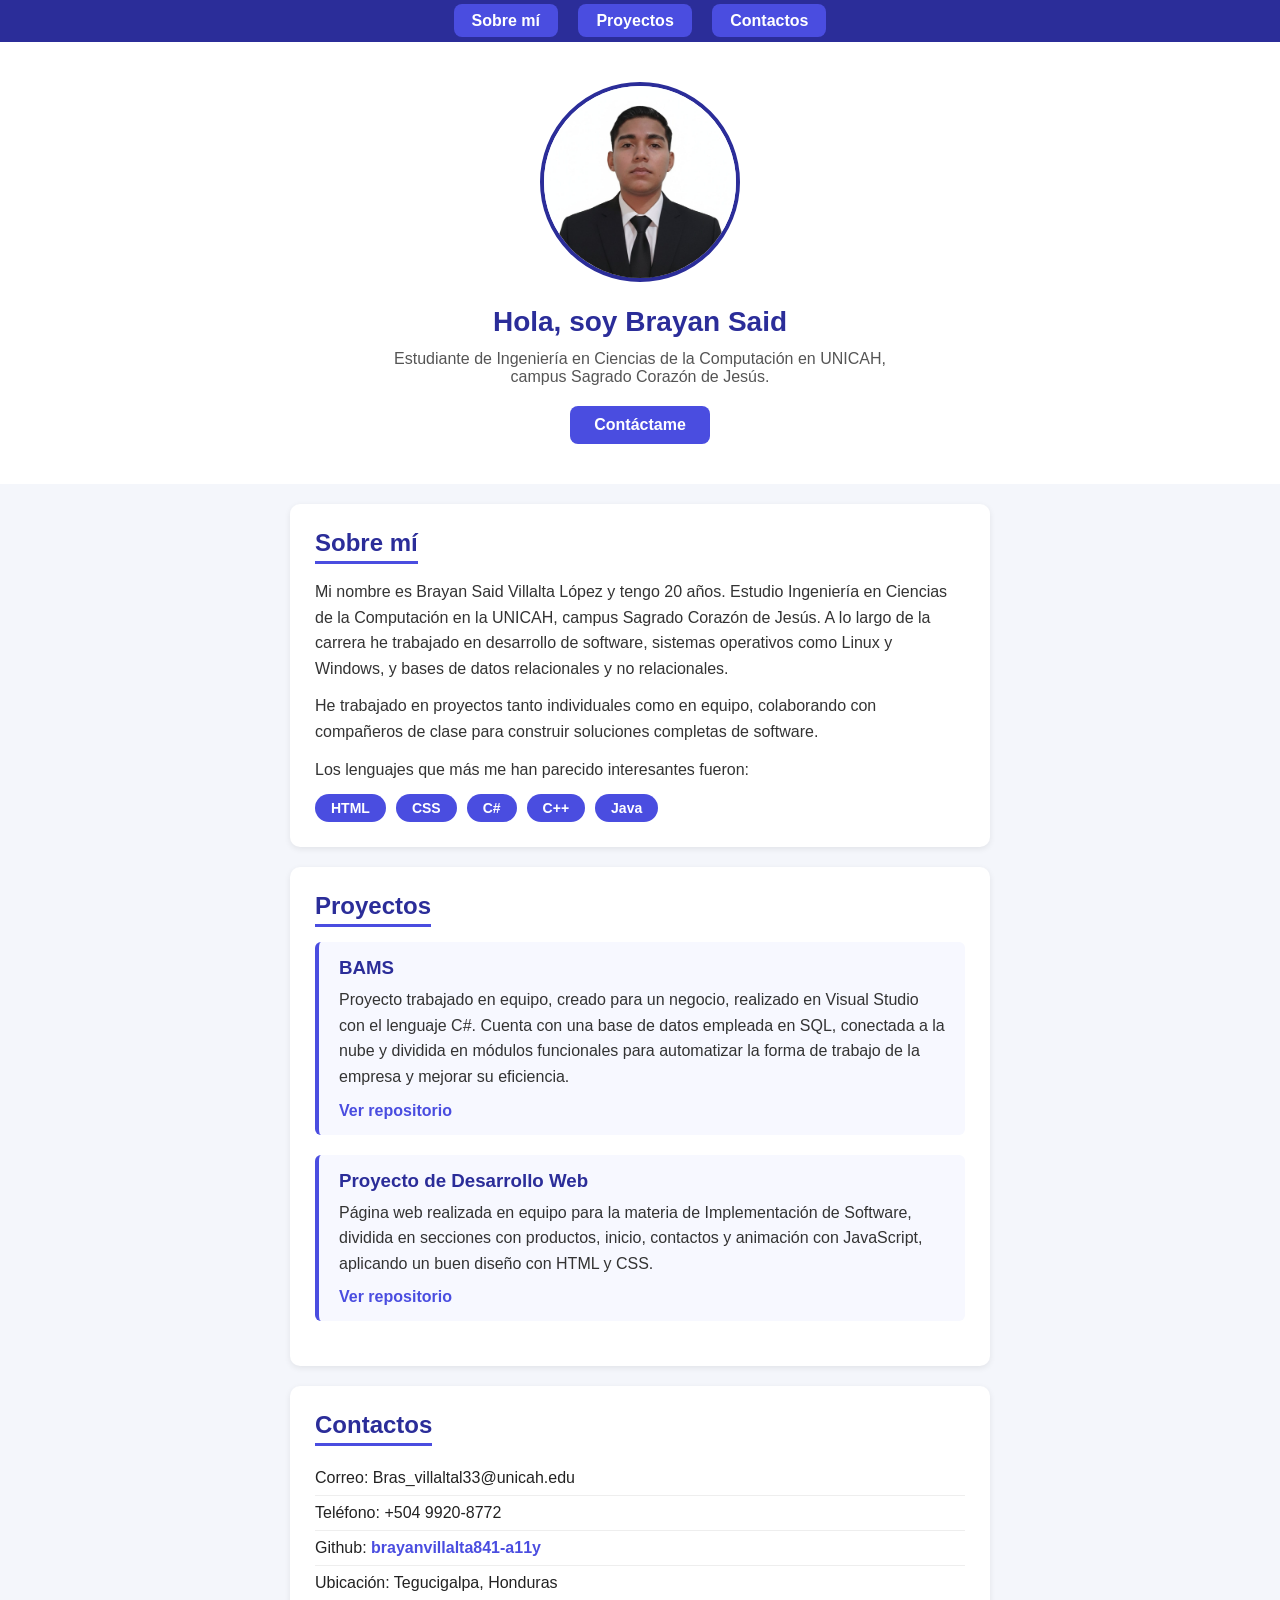
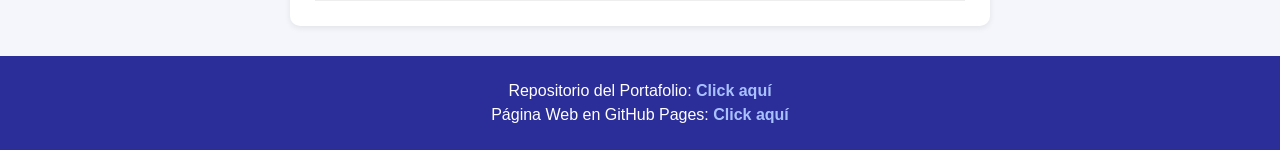
<file: index.html>
<!DOCTYPE html>
<html lang="es">
<head>
<meta charset="UTF-8">
<meta name="viewport" content="width=device-width, initial-scale=1.0">
<title>Brayan Villalta - Portafolio</title>
<link rel="stylesheet" href="stylees.css">
</head>
<body>

<nav>
  <div class="nav-links">
    <a href="#sobremi">Sobre mí</a>
    <a href="#proyectos">Proyectos</a>
    <a href="#contactos">Contactos</a>
  </div>
</nav>

<header class="perfil">
  <img src="img/PerfilBV.jpeg" alt="Foto de perfil de Brayan Villalta" class="foto-perfil">
  <h1>Hola, soy Brayan Said</h1>
  <p class="subtitulo">Estudiante de Ingeniería en Ciencias de la Computación en UNICAH, campus Sagrado Corazón de Jesús.</p>
  <a href="#contactos" class="btn">Contáctame</a>
</header>

<section id="sobremi" class="seccion">
  <h2>Sobre mí</h2>
  <p>Mi nombre es Brayan Said Villalta López y tengo 20 años. Estudio Ingeniería en Ciencias de la Computación en la UNICAH, campus Sagrado Corazón de Jesús. A lo largo de la carrera he trabajado en desarrollo de software, sistemas operativos como Linux y Windows, y bases de datos relacionales y no relacionales.</p>
  <p>He trabajado en proyectos tanto individuales como en equipo, colaborando con compañeros de clase para construir soluciones completas de software.</p>
  <p>Los lenguajes que más me han parecido interesantes fueron:</p>
  <div class="tags">
    <span class="tag">HTML</span>
    <span class="tag">CSS</span>
    <span class="tag">C#</span>
    <span class="tag">C++</span>
    <span class="tag">Java</span>
  </div>
</section>

<section id="proyectos" class="seccion">
  <h2>Proyectos</h2>

  <div class="proyecto">
    <h3>BAMS</h3>
    <p>Proyecto trabajado en equipo, creado para un negocio, realizado en Visual Studio con el lenguaje C#. Cuenta con una base de datos empleada en SQL, conectada a la nube y dividida en módulos funcionales para automatizar la forma de trabajo de la empresa y mejorar su eficiencia.</p>
    <a href="https://github.com/calebmatute06-dev/SG-BAMS" target="_blank">Ver repositorio</a>
  </div>

  <div class="proyecto">
    <h3>Proyecto de Desarrollo Web</h3>
    <p>Página web realizada en equipo para la materia de Implementación de Software, dividida en secciones con productos, inicio, contactos y animación con JavaScript, aplicando un buen diseño con HTML y CSS.</p>
    <a href="https://github.com/annygiron/Proyecto_desarrollo_web" target="_blank">Ver repositorio</a>
  </div>

</section>

<section id="contactos" class="seccion">
  <h2>Contactos</h2>
  <ul class="lista-contacto">
    <li>Correo: Bras_villaltal33@unicah.edu</li>
    <li>Teléfono: +504 9920-8772</li>
    <li>Github: <a href="https://github.com/brayanvillalta841-a11y" target="_blank">brayanvillalta841-a11y</a></li>
    <li>Ubicación: Tegucigalpa, Honduras</li>
  </ul>
</section>

<footer>
  <p>Repositorio del Portafolio: <a href="https://github.com/brayanvillalta841-a11y/Portafolio-BrayanVillalta" target="_blank">Click aquí</a></p>
  <p>Página Web en GitHub Pages: <a href="https://annygiron.github.io/Proyecto_desarrollo_web/ProyectoPortales/" target="_blank">Click aquí</a></p>
</footer>

<script src="efecto.js"></script>
</body>
</html>
</file>
<file: stylees.css>
* {
  margin: 0;
  padding: 0;
  box-sizing: border-box;
  font-family: Arial, Helvetica, sans-serif;
}

body {
  background-color: #f4f6fb;
  color: #222;
}

nav {
  background-color: #2b2d99;
  position: sticky;
  top: 0;
  z-index: 10;
  display: flex;
  justify-content: center;
  padding: 12px 0;
}

.nav-links a {
  color: #fff;
  text-decoration: none;
  background-color: #4a4de0;
  padding: 8px 18px;
  margin: 0 8px;
  border-radius: 8px;
  font-weight: bold;
  transition: background-color 0.3s;
}

.nav-links a:hover {
  background-color: #6b6ef2;
}

.perfil {
  text-align: center;
  padding: 40px 20px;
  background-color: #ffffff;
}

.foto-perfil {
  width: 200px;
  height: 200px;
  object-fit: cover;
  border-radius: 50%;
  border: 4px solid #2b2d99;
}

.perfil h1 {
  margin-top: 20px;
  font-size: 28px;
  color: #2b2d99;
}

.subtitulo {
  max-width: 500px;
  margin: 12px auto 20px;
  color: #555;
}

.btn {
  display: inline-block;
  background-color: #4a4de0;
  color: #fff;
  padding: 10px 24px;
  border-radius: 8px;
  text-decoration: none;
  font-weight: bold;
  transition: background-color 0.3s;
}

.btn:hover {
  background-color: #2b2d99;
}

.seccion {
  max-width: 700px;
  margin: 20px auto;
  padding: 25px;
  background-color: #ffffff;
  border-radius: 10px;
  box-shadow: 0 2px 6px rgba(0,0,0,0.08);
}

.seccion h2 {
  color: #2b2d99;
  border-bottom: 3px solid #4a4de0;
  display: inline-block;
  padding-bottom: 4px;
  margin-bottom: 15px;
}

.seccion p {
  line-height: 1.6;
  margin-bottom: 12px;
  color: #333;
}

.tags {
  display: flex;
  flex-wrap: wrap;
  gap: 10px;
}

.tag {
  background-color: #4a4de0;
  color: #fff;
  padding: 6px 16px;
  border-radius: 20px;
  font-size: 14px;
  font-weight: bold;
}

.proyecto {
  border-left: 4px solid #4a4de0;
  padding: 15px 20px;
  margin-bottom: 20px;
  background-color: #f7f8ff;
  border-radius: 6px;
  opacity: 0;
  transform: translateY(15px);
  transition: opacity 0.5s, transform 0.5s;
}

.proyecto.visible {
  opacity: 1;
  transform: translateY(0);
}

.proyecto h3 {
  color: #2b2d99;
  margin-bottom: 8px;
}

.proyecto a {
  color: #4a4de0;
  font-weight: bold;
  text-decoration: none;
}

.proyecto a:hover {
  text-decoration: underline;
}

.lista-contacto {
  list-style: none;
}

.lista-contacto li {
  padding: 8px 0;
  border-bottom: 1px solid #eee;
}

.lista-contacto a {
  color: #4a4de0;
  text-decoration: none;
  font-weight: bold;
}

footer {
  text-align: center;
  background-color: #2b2d99;
  color: #fff;
  padding: 20px;
  margin-top: 30px;
}

footer p {
  margin: 6px 0;
}

footer a {
  color: #a9c1ff;
  font-weight: bold;
  text-decoration: none;
}

footer a:hover {
  text-decoration: underline;
}

@media (max-width: 600px) {
  .nav-links a {
    padding: 6px 10px;
    margin: 0 4px;
    font-size: 14px;
  }
  .foto-perfil {
    width: 150px;
    height: 150px;
  }
}
</file>
